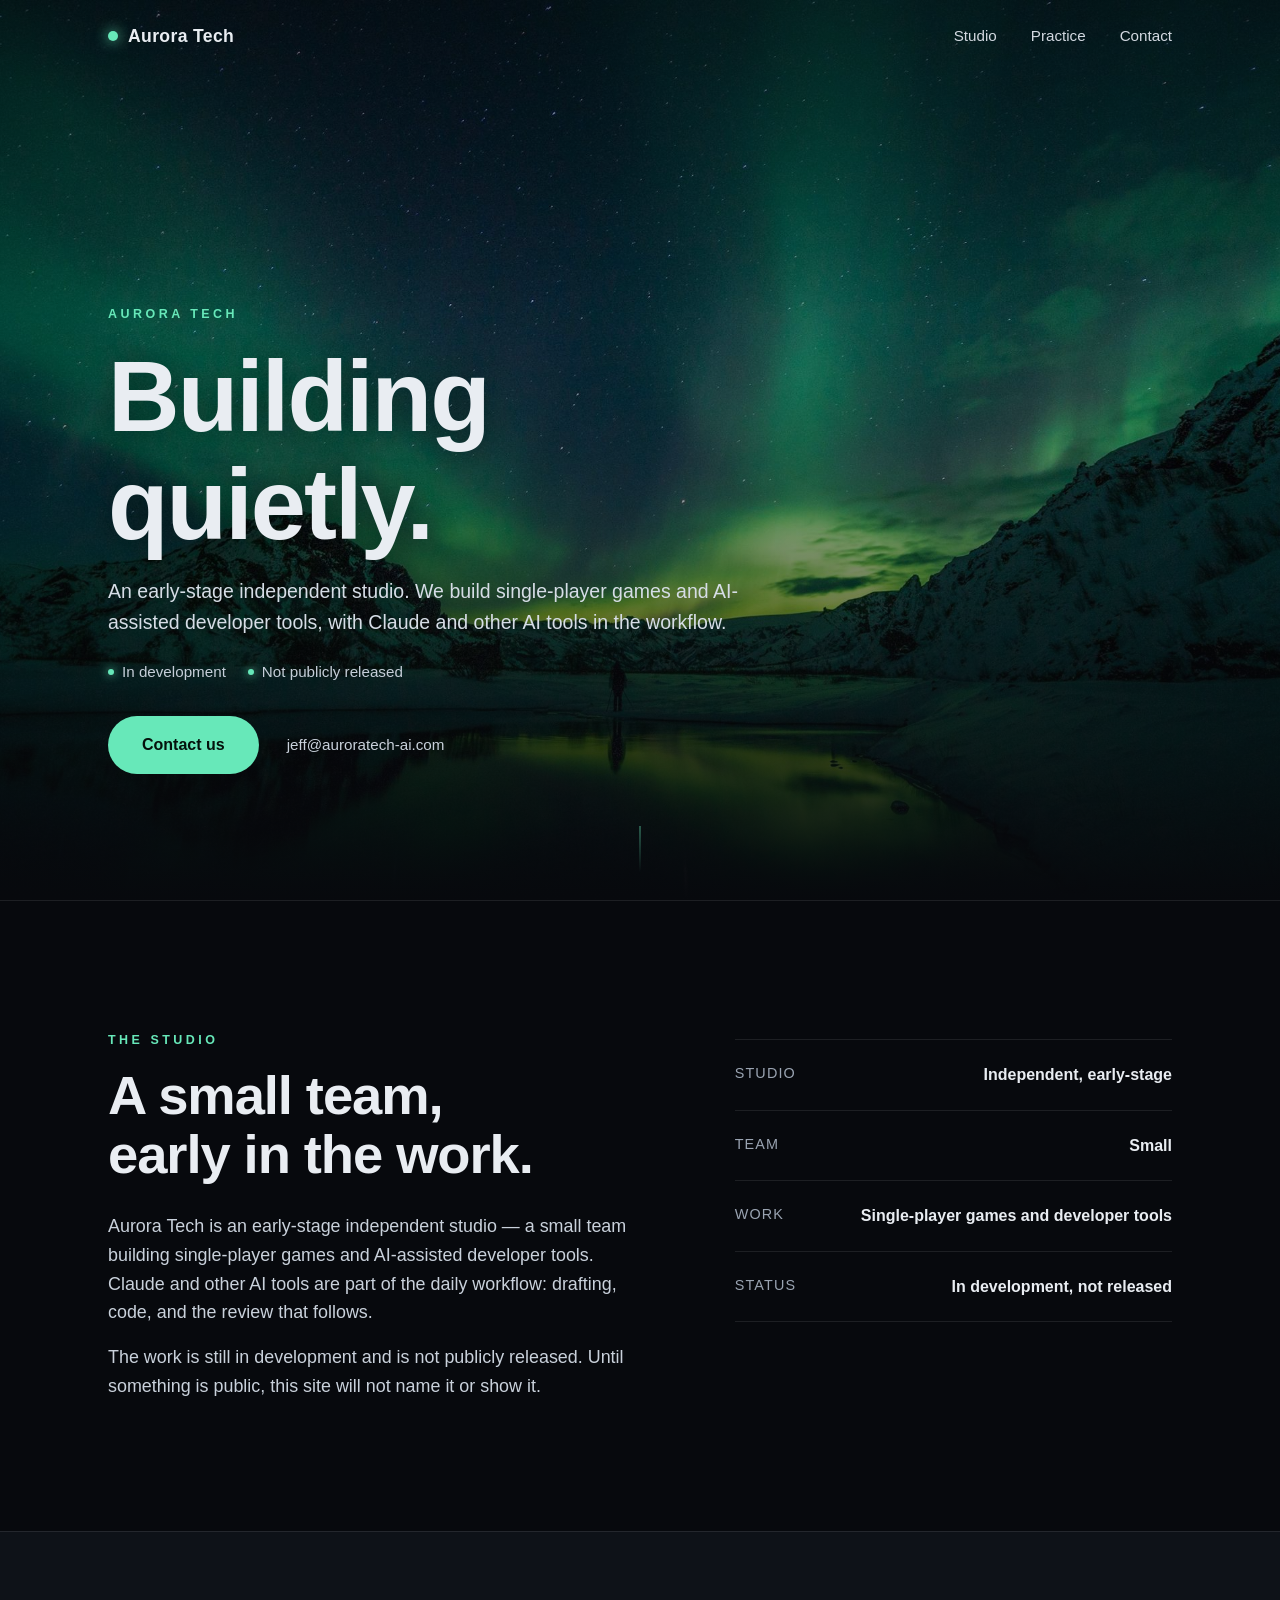
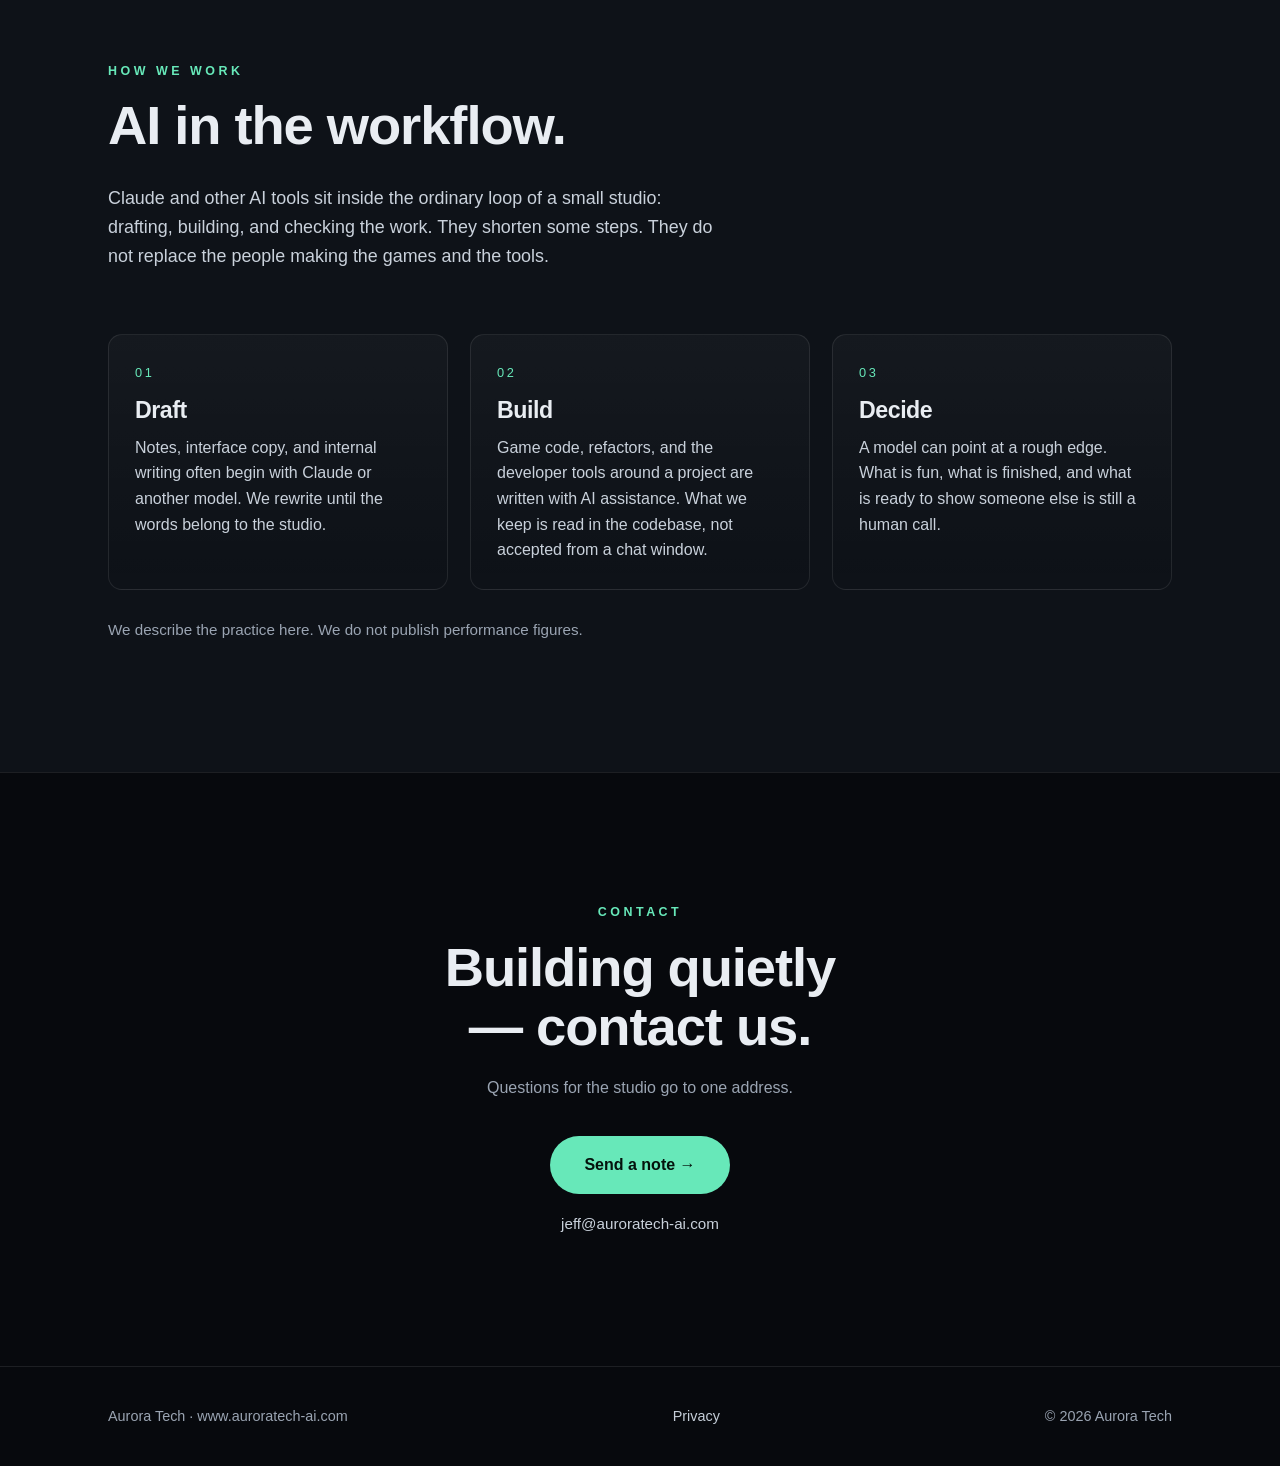
<file: index.html>
<!DOCTYPE html>
<html lang="en">
<head>
<meta charset="utf-8">
<meta name="viewport" content="width=device-width, initial-scale=1">
<title>Aurora Tech — Independent studio</title>
<meta name="description" content="Aurora Tech is an early-stage independent studio building single-player games and AI-assisted developer tools. Work is in development and not publicly released.">
<link rel="canonical" href="https://www.auroratech-ai.com/">
<meta name="theme-color" content="#07090d">
<meta property="og:site_name" content="Aurora Tech">
<meta property="og:type" content="website">
<meta property="og:url" content="https://www.auroratech-ai.com/">
<meta property="og:title" content="Aurora Tech">
<meta property="og:description" content="Early-stage independent studio. Single-player games and AI-assisted developer tools, still in development.">
<meta property="og:image" content="https://www.auroratech-ai.com/og-image.png">
<meta property="og:image:width" content="1200">
<meta property="og:image:height" content="630">
<meta property="og:image:alt" content="Aurora Tech. Early-stage independent studio.">
<meta property="og:locale" content="en_US">
<meta name="twitter:card" content="summary_large_image">
<meta name="twitter:title" content="Aurora Tech">
<meta name="twitter:description" content="Early-stage independent studio. Single-player games and AI-assisted developer tools, still in development.">
<meta name="twitter:image" content="https://www.auroratech-ai.com/og-image.png">
<meta name="twitter:image:alt" content="Aurora Tech. Early-stage independent studio.">
<link rel="icon" href="/favicon.ico" sizes="48x48">
<link rel="icon" href="/favicon.svg" type="image/svg+xml">
<link rel="icon" href="/favicon-32.png" type="image/png" sizes="32x32">
<link rel="apple-touch-icon" href="/apple-touch-icon.png">
<link rel="preload" as="image" href="/hero.jpg">
<link rel="stylesheet" href="/styles.css">
<script type="application/ld+json">
{
  "@context": "https://schema.org",
  "@type": "Organization",
  "name": "Aurora Tech",
  "url": "https://www.auroratech-ai.com/",
  "email": "jeff@auroratech-ai.com",
  "description": "Early-stage independent studio building single-player games and AI-assisted developer tools."
}
</script>
</head>
<body>
<a class="skip" href="#content">Skip to content</a>

<header id="top">
  <nav class="wrap" aria-label="Primary">
    <a class="brand" href="/"><i aria-hidden="true"></i>Aurora Tech</a>
    <ul>
      <li><a href="/#studio">Studio</a></li>
      <li><a href="/#practice">Practice</a></li>
      <li><a href="/#contact">Contact</a></li>
    </ul>
  </nav>
</header>

<main id="content">
  <section class="hero">
    <div class="wrap">
      <div class="label">Aurora Tech</div>
      <h1>Building quietly.</h1>
      <p class="lead">An early-stage independent studio. We build single-player games and AI-assisted developer tools, with Claude and other AI tools in the workflow.</p>
      <p class="status">
        <span>In development</span>
        <span>Not publicly released</span>
      </p>
      <div class="hero-actions">
        <a class="btn" href="mailto:jeff@auroratech-ai.com?subject=Hello%20Aurora%20Tech">Contact us</a>
        <a class="mail" href="mailto:jeff@auroratech-ai.com">jeff@auroratech-ai.com</a>
      </div>
    </div>
    <div class="scroll" aria-hidden="true"></div>
  </section>

  <section class="block" id="studio">
    <div class="wrap studio">
      <div class="head">
        <div class="label">The studio</div>
        <h2>A small team, early in the work.</h2>
        <p class="body">Aurora Tech is an early-stage independent studio — a small team building single-player games and AI-assisted developer tools. Claude and other AI tools are part of the daily workflow: drafting, code, and the review that follows.</p>
        <p class="body">The work is still in development and is not publicly released. Until something is public, this site will not name it or show it.</p>
      </div>
      <ul class="facts">
        <li><span>Studio</span><strong>Independent, early-stage</strong></li>
        <li><span>Team</span><strong>Small</strong></li>
        <li><span>Work</span><strong>Single-player games and developer tools</strong></li>
        <li><span>Status</span><strong>In development, not released</strong></li>
      </ul>
    </div>
  </section>

  <section class="block alt" id="practice">
    <div class="wrap">
      <div class="head">
        <div class="label">How we work</div>
        <h2>AI in the workflow.</h2>
      </div>
      <p class="intro">Claude and other AI tools sit inside the ordinary loop of a small studio: drafting, building, and checking the work. They shorten some steps. They do not replace the people making the games and the tools.</p>
      <div class="cards">
        <article class="card">
          <div class="num">01</div>
          <h3>Draft</h3>
          <p>Notes, interface copy, and internal writing often begin with Claude or another model. We rewrite until the words belong to the studio.</p>
        </article>
        <article class="card">
          <div class="num">02</div>
          <h3>Build</h3>
          <p>Game code, refactors, and the developer tools around a project are written with AI assistance. What we keep is read in the codebase, not accepted from a chat window.</p>
        </article>
        <article class="card">
          <div class="num">03</div>
          <h3>Decide</h3>
          <p>A model can point at a rough edge. What is fun, what is finished, and what is ready to show someone else is still a human call.</p>
        </article>
      </div>
      <p class="note">We describe the practice here. We do not publish performance figures.</p>
    </div>
  </section>

  <section class="block contact" id="contact">
    <div class="wrap">
      <div class="head">
        <div class="label">Contact</div>
        <h2>Building quietly — contact us.</h2>
      </div>
      <p>Questions for the studio go to one address.</p>
      <a class="btn" href="mailto:jeff@auroratech-ai.com?subject=Hello%20Aurora%20Tech">Send a note &rarr;</a>
      <a class="mail" href="mailto:jeff@auroratech-ai.com">jeff@auroratech-ai.com</a>
    </div>
  </section>
</main>

<footer>
  <div class="wrap">
    <span>Aurora Tech · www.auroratech-ai.com</span>
    <a href="/privacy.html">Privacy</a>
    <span>&copy; 2026 Aurora Tech</span>
  </div>
</footer>

<script src="/site.js"></script>
</body>
</html>
</file>
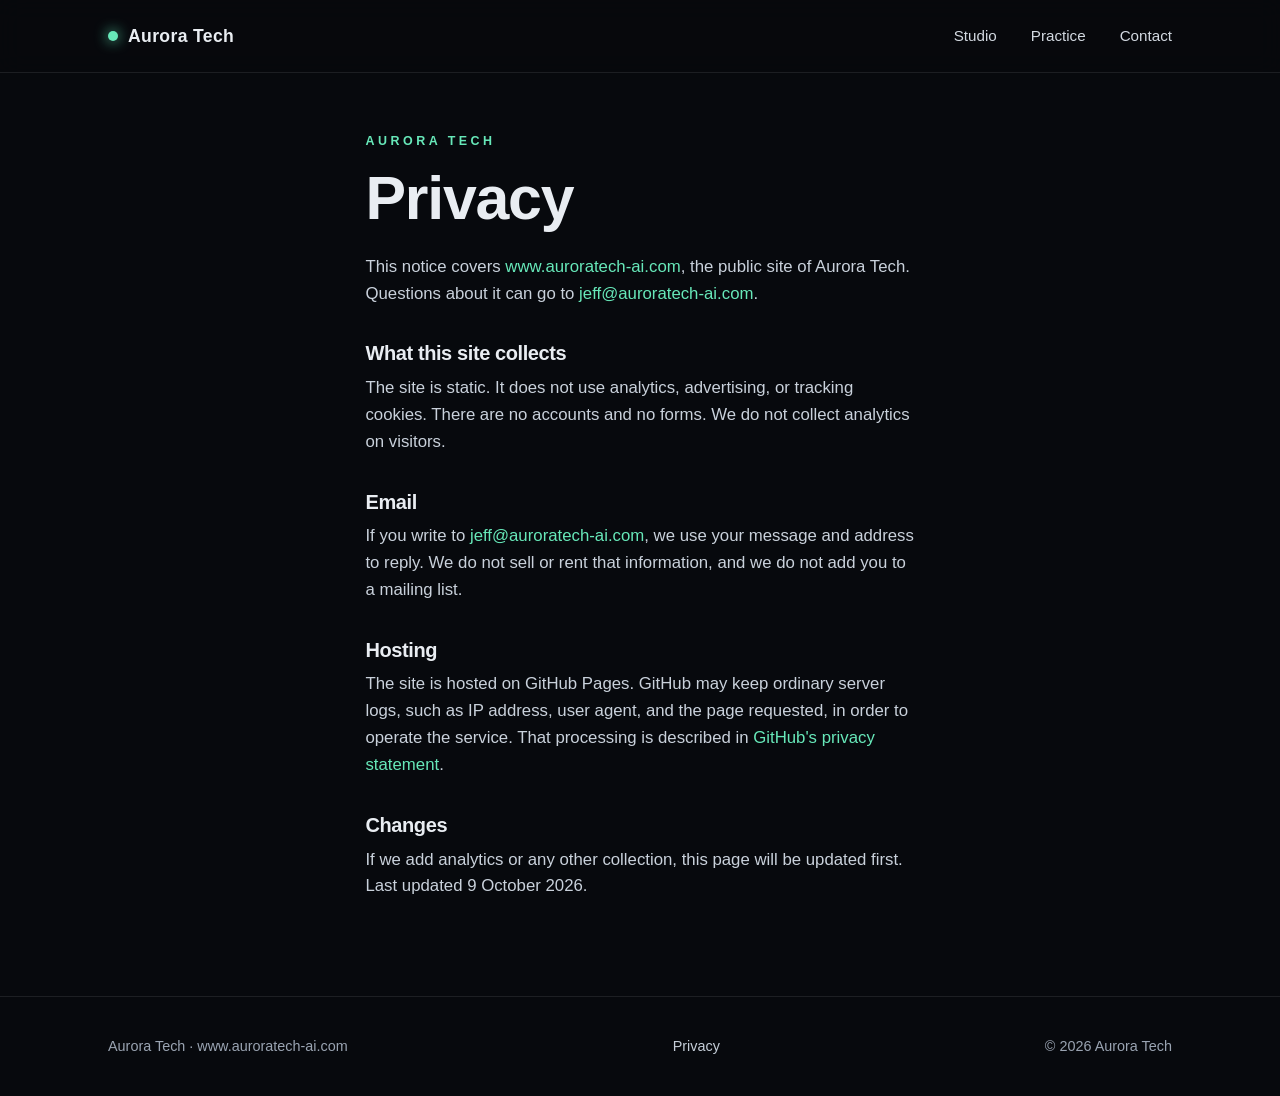
<file: privacy.html>
<!DOCTYPE html>
<html lang="en">
<head>
<meta charset="utf-8">
<meta name="viewport" content="width=device-width, initial-scale=1">
<title>Privacy — Aurora Tech</title>
<meta name="description" content="Aurora Tech does not run analytics on auroratech-ai.com. Contact jeff@auroratech-ai.com.">
<link rel="canonical" href="https://www.auroratech-ai.com/privacy.html">
<meta name="theme-color" content="#07090d">
<meta property="og:site_name" content="Aurora Tech">
<meta property="og:type" content="website">
<meta property="og:url" content="https://www.auroratech-ai.com/privacy.html">
<meta property="og:title" content="Privacy — Aurora Tech">
<meta property="og:description" content="This site does not use analytics. Contact jeff@auroratech-ai.com.">
<meta property="og:image" content="https://www.auroratech-ai.com/og-image.png">
<meta property="og:image:width" content="1200">
<meta property="og:image:height" content="630">
<meta property="og:image:alt" content="Aurora Tech. Early-stage independent studio.">
<meta name="twitter:card" content="summary_large_image">
<meta name="twitter:title" content="Privacy — Aurora Tech">
<meta name="twitter:description" content="This site does not use analytics. Contact jeff@auroratech-ai.com.">
<meta name="twitter:image" content="https://www.auroratech-ai.com/og-image.png">
<link rel="icon" href="/favicon.ico" sizes="48x48">
<link rel="icon" href="/favicon.svg" type="image/svg+xml">
<link rel="icon" href="/favicon-32.png" type="image/png" sizes="32x32">
<link rel="apple-touch-icon" href="/apple-touch-icon.png">
<link rel="stylesheet" href="/styles.css">
</head>
<body class="subpage">
<a class="skip" href="#content">Skip to content</a>

<header id="top">
  <nav class="wrap" aria-label="Primary">
    <a class="brand" href="/"><i aria-hidden="true"></i>Aurora Tech</a>
    <ul>
      <li><a href="/#studio">Studio</a></li>
      <li><a href="/#practice">Practice</a></li>
      <li><a href="/#contact">Contact</a></li>
    </ul>
  </nav>
</header>

<main id="content" class="page">
  <article class="wrap prose">
    <div class="label">Aurora Tech</div>
    <h1>Privacy</h1>
    <p>This notice covers <a href="https://www.auroratech-ai.com/">www.auroratech-ai.com</a>, the public site of Aurora Tech. Questions about it can go to <a href="mailto:jeff@auroratech-ai.com">jeff@auroratech-ai.com</a>.</p>

    <h2>What this site collects</h2>
    <p>The site is static. It does not use analytics, advertising, or tracking cookies. There are no accounts and no forms. We do not collect analytics on visitors.</p>

    <h2>Email</h2>
    <p>If you write to <a href="mailto:jeff@auroratech-ai.com">jeff@auroratech-ai.com</a>, we use your message and address to reply. We do not sell or rent that information, and we do not add you to a mailing list.</p>

    <h2>Hosting</h2>
    <p>The site is hosted on GitHub Pages. GitHub may keep ordinary server logs, such as IP address, user agent, and the page requested, in order to operate the service. That processing is described in <a href="https://docs.github.com/en/site-policy/privacy-policies/github-general-privacy-statement">GitHub's privacy statement</a>.</p>

    <h2>Changes</h2>
    <p>If we add analytics or any other collection, this page will be updated first. Last updated 9 October 2026.</p>
  </article>
</main>

<footer>
  <div class="wrap">
    <span>Aurora Tech · www.auroratech-ai.com</span>
    <a href="/privacy.html">Privacy</a>
    <span>&copy; 2026 Aurora Tech</span>
  </div>
</footer>

<script src="/site.js"></script>
</body>
</html>
</file>
<file: styles.css>
:root {
  --bg: #07090d;
  --bg2: #0e1218;
  --line: rgba(255, 255, 255, 0.09);
  --text: #e9edf2;
  --muted: #9aa4b2;
  --soft: #c9d1db;
  --accent: #67e8b9;
  --max: 1120px;
}

* { box-sizing: border-box; margin: 0; padding: 0; }

html { scroll-behavior: smooth; }

body {
  background: var(--bg);
  color: var(--text);
  font-family: Inter, -apple-system, BlinkMacSystemFont, "Segoe UI", Roboto, Helvetica, Arial, sans-serif;
  line-height: 1.6;
  -webkit-font-smoothing: antialiased;
  color-scheme: dark;
}

a { color: inherit; text-decoration: none; }

a:focus-visible,
.btn:focus-visible {
  outline: 2px solid var(--accent);
  outline-offset: 3px;
}

::selection { background: rgba(103, 232, 185, 0.28); color: #fff; }

.wrap { max-width: var(--max); margin: 0 auto; padding: 0 28px; }

.skip {
  position: absolute;
  left: 16px;
  top: -48px;
  z-index: 20;
  padding: 8px 12px;
  border-radius: 8px;
  background: var(--accent);
  color: #04120c;
  font-weight: 700;
}

.skip:focus { top: 12px; }

.label {
  font-size: 0.78rem;
  letter-spacing: 0.28em;
  font-weight: 600;
  color: var(--accent);
  text-transform: uppercase;
}

h1, h2, h3 {
  font-weight: 700;
  letter-spacing: -0.02em;
  line-height: 1.08;
  text-wrap: balance;
}

header {
  position: fixed;
  inset: 0 0 auto 0;
  z-index: 10;
  transition: background 0.3s, border-color 0.3s;
  border-bottom: 1px solid transparent;
}

header.scrolled,
body.subpage header {
  background: rgba(7, 9, 13, 0.86);
  backdrop-filter: blur(12px);
  -webkit-backdrop-filter: blur(12px);
  border-color: var(--line);
}

nav { display: flex; align-items: center; justify-content: space-between; height: 72px; }

.brand {
  font-weight: 700;
  font-size: 1.1rem;
  letter-spacing: 0.02em;
  display: flex;
  align-items: center;
  gap: 10px;
}

.brand i {
  width: 10px;
  height: 10px;
  border-radius: 50%;
  background: var(--accent);
  box-shadow: 0 0 14px var(--accent);
}

nav ul { display: flex; gap: 34px; list-style: none; }

nav ul a { font-size: 0.95rem; color: #d3d9e1; transition: color 0.2s; }

nav ul a:hover { color: #fff; }

.hero {
  position: relative;
  min-height: 100vh;
  min-height: 100svh;
  display: flex;
  align-items: flex-end;
  overflow: hidden;
  background: #05070a url("/hero.jpg") center 40% / cover no-repeat;
}

.hero::before {
  content: "";
  position: absolute;
  inset: 0;
  background: linear-gradient(180deg, rgba(5, 7, 10, 0.55) 0%, rgba(5, 7, 10, 0.18) 35%, rgba(5, 7, 10, 0.55) 70%, var(--bg) 100%);
}

.hero .wrap { position: relative; width: 100%; padding-bottom: 14vh; }

.hero h1 {
  font-size: clamp(2.8rem, 8vw, 6.2rem);
  margin: 18px 0 18px;
  max-width: 12ch;
  text-shadow: 0 2px 30px rgba(0, 0, 0, 0.4);
}

.lead {
  max-width: 40rem;
  font-size: clamp(1.02rem, 1.6vw, 1.22rem);
  color: #d6dde6;
}

.status {
  display: flex;
  flex-wrap: wrap;
  gap: 10px 22px;
  margin-top: 22px;
  color: #c5ced8;
  font-size: 0.95rem;
}

.status span { display: inline-flex; align-items: center; gap: 8px; }

.status span::before {
  content: "";
  width: 6px;
  height: 6px;
  border-radius: 50%;
  background: var(--accent);
  box-shadow: 0 0 10px var(--accent);
}

.hero-actions {
  display: flex;
  flex-wrap: wrap;
  align-items: center;
  gap: 16px 28px;
  margin-top: 32px;
}

.scroll {
  position: absolute;
  left: 50%;
  bottom: 28px;
  transform: translateX(-50%);
  width: 1px;
  height: 46px;
  background: linear-gradient(var(--accent), transparent);
  opacity: 0.7;
}

section.block { padding: 130px 0; border-top: 1px solid var(--line); }

section.alt { background: var(--bg2); }

.head h2 {
  font-size: clamp(2rem, 4.6vw, 3.4rem);
  margin-top: 16px;
  max-width: 16ch;
}

.studio {
  display: grid;
  grid-template-columns: 1.25fr 1fr;
  gap: 80px;
  align-items: start;
}

.body { margin-top: 28px; font-size: 1.12rem; color: var(--soft); max-width: 58ch; }

.body + .body { margin-top: 16px; }

.facts { list-style: none; border-top: 1px solid var(--line); margin-top: 8px; }

.facts li {
  display: flex;
  justify-content: space-between;
  gap: 20px;
  padding: 22px 0;
  border-bottom: 1px solid var(--line);
}

.facts span {
  color: var(--muted);
  font-size: 0.9rem;
  letter-spacing: 0.08em;
  text-transform: uppercase;
}

.facts strong { font-weight: 600; text-align: right; }

.intro {
  margin-top: 28px;
  max-width: 62ch;
  font-size: 1.12rem;
  color: var(--soft);
}

.cards {
  margin-top: 64px;
  display: grid;
  gap: 22px;
  grid-template-columns: repeat(3, 1fr);
}

.card {
  border: 1px solid var(--line);
  border-radius: 14px;
  padding: 28px 26px 26px;
  background: linear-gradient(180deg, rgba(255, 255, 255, 0.03), rgba(255, 255, 255, 0));
  transition: transform 0.3s, border-color 0.3s;
}

.card:hover { transform: translateY(-4px); border-color: rgba(103, 232, 185, 0.35); }

.card .num {
  font-size: 0.8rem;
  color: var(--accent);
  letter-spacing: 0.2em;
}

.card h3 { font-size: 1.45rem; margin: 14px 0 12px; }

.card p { color: var(--soft); font-size: 1rem; }

.note {
  margin-top: 28px;
  color: var(--muted);
  font-size: 0.95rem;
  max-width: 62ch;
}

.contact { text-align: center; }

.contact .head h2 { margin-left: auto; margin-right: auto; max-width: 18ch; }

.contact p { color: var(--muted); margin-top: 18px; }

.btn {
  display: inline-flex;
  align-items: center;
  gap: 10px;
  padding: 16px 34px;
  border-radius: 999px;
  background: var(--accent);
  color: #04120c;
  font-weight: 700;
  font-size: 1rem;
  transition: transform 0.2s, box-shadow 0.2s;
  box-shadow: 0 0 0 rgba(103, 232, 185, 0);
}

.btn:hover { transform: translateY(-2px); box-shadow: 0 10px 40px rgba(103, 232, 185, 0.3); }

.mail { color: #c9d1db; font-size: 0.95rem; }

.mail:hover { color: #fff; }

.contact .btn { margin-top: 36px; }

.contact .mail { display: block; margin-top: 18px; }

.page { padding: 132px 0 96px; }

.prose { max-width: 68ch; }

.prose h1 { font-size: clamp(2.4rem, 5vw, 3.8rem); margin: 14px 0 22px; }

.prose h2 { font-size: 1.25rem; margin: 36px 0 10px; }

.prose p,
.prose li { color: var(--soft); font-size: 1.05rem; }

.prose p + p { margin-top: 14px; }

.prose a { color: var(--accent); }

.prose a:hover { color: #fff; }

.missing {
  min-height: 100vh;
  min-height: 100svh;
  display: flex;
  align-items: center;
  padding: 120px 0 80px;
}

.missing h1 { font-size: clamp(2.6rem, 6vw, 4.6rem); margin: 14px 0 18px; max-width: 12ch; }

.missing p { color: var(--soft); font-size: 1.12rem; max-width: 36rem; }

.missing .btn { margin-top: 32px; }

.missing .mail { display: inline-block; margin-top: 18px; }

footer {
  border-top: 1px solid var(--line);
  padding: 38px 0;
  color: var(--muted);
  font-size: 0.9rem;
}

footer .wrap { display: flex; justify-content: space-between; gap: 16px; flex-wrap: wrap; }

footer a { color: #c5ced8; }

footer a:hover { color: #fff; }

@media (max-width: 900px) {
  .cards { grid-template-columns: 1fr; }
  .studio { grid-template-columns: 1fr; gap: 40px; }
  section.block { padding: 96px 0; }
}

@media (max-width: 560px) {
  .wrap { padding: 0 20px; }
  nav ul { gap: 16px; }
  nav ul a { font-size: 0.88rem; }
  .brand { font-size: 1rem; }
  .hero .wrap { padding-bottom: 12vh; }
  section.block { padding: 80px 0; }
  .cards { margin-top: 40px; }
  .facts li { flex-direction: column; gap: 4px; }
  .facts strong { text-align: left; }
}

@media (prefers-reduced-motion: reduce) {
  html { scroll-behavior: auto; }
  .card,
  .btn,
  header { transition: none; }
  .card:hover,
  .btn:hover { transform: none; }
}
</file>
